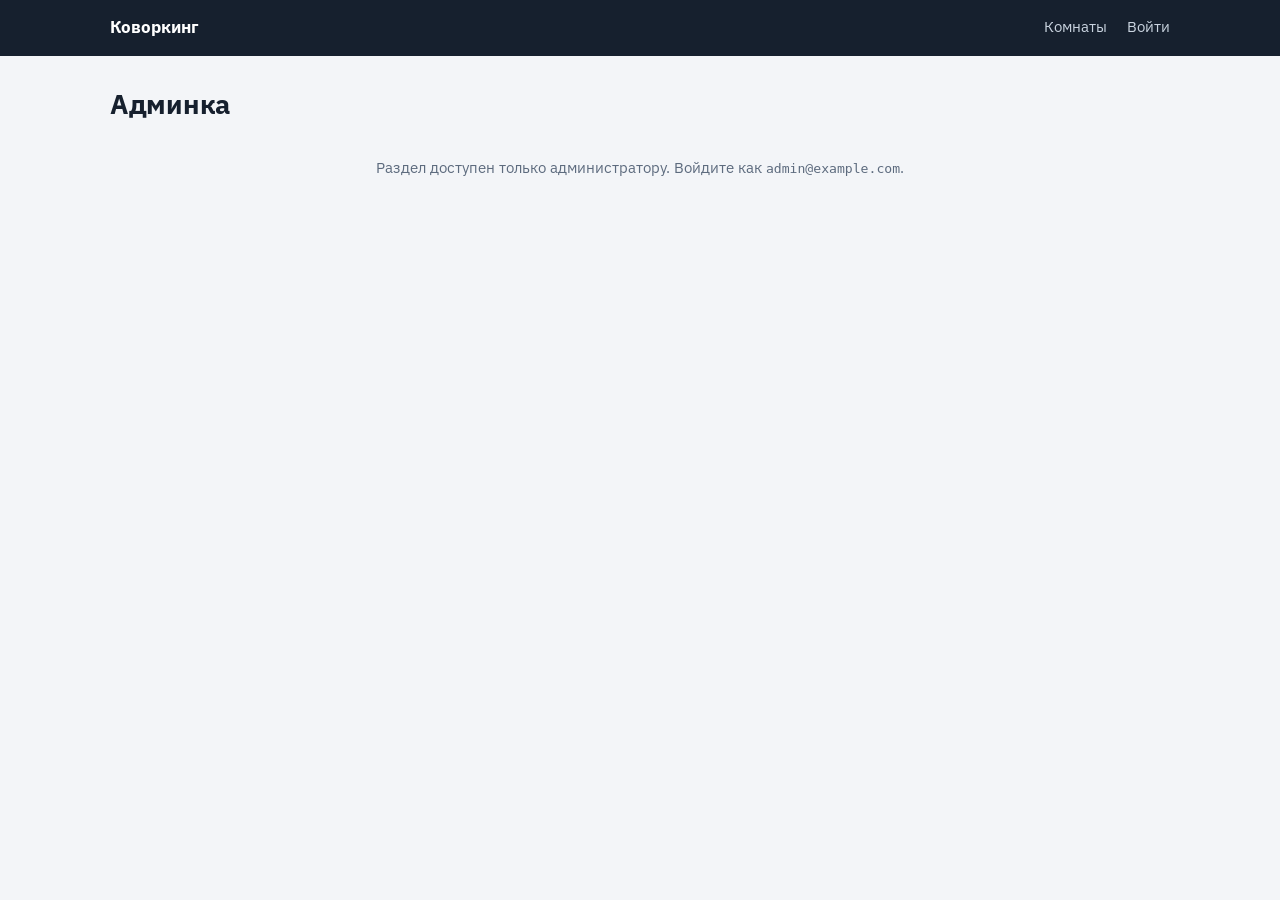
<file: frontend/admin.html>
<!doctype html><html lang="ru"><head><meta charset="utf-8"><meta name="viewport" content="width=device-width,initial-scale=1">
<link rel="preconnect" href="https://fonts.googleapis.com"><link rel="stylesheet" href="https://fonts.googleapis.com/css2?family=IBM+Plex+Sans:wght@400;600;700&display=swap">
<link rel="stylesheet" href="css/style.css"><title>Админка — Коворкинг</title>
<script src="js/vendor/chart.umd.js"></script></head><body>
<div id="nav"></div>
<main><div class="wrap">
  <h1>Админка</h1>
  <div id="deny" class="empty" hidden>Раздел доступен только администратору. Войдите как <code>admin@example.com</code>.</div>
  <div id="app" hidden>
    <div class="tabs"><button class="on" data-tab="reports">Отчёты</button><button data-tab="rooms">Комнаты</button><button data-tab="audit">Аудит</button></div>

    <section id="t-reports">
      <div class="panel"><div class="row">
        <label>С<input type="date" id="d1"></label><label>По<input type="date" id="d2"></label>
        <button class="btn" id="apply">Показать</button>
        <button class="btn ghost" id="refresh" title="REFRESH MATERIALIZED VIEW CONCURRENTLY">Обновить материализованные представления</button>
      </div></div>
      <div class="two">
        <div class="panel"><h2>Загрузка комнат, %</h2><div class="chart-box"><canvas id="c1"></canvas></div></div>
        <div class="panel"><h2>Брони по дням (из materialized view)</h2><div class="chart-box"><canvas id="c2"></canvas></div></div>
      </div>
      <div class="panel scroll"><h2>Рейтинг комнат <span class="muted" style="font-weight:400">— оконные функции RANK() и SUM() OVER</span></h2><div id="util"></div></div>
      <div class="two">
        <div class="panel scroll"><h2>Сводка <span class="muted" style="font-weight:400">— GROUPING SETS</span></h2><div id="sum"></div></div>
        <div class="panel scroll"><h2>Топ-5 пользователей по зданиям <span class="muted" style="font-weight:400">— 90 дней</span></h2><div id="top"></div></div>
      </div>
      <div class="panel scroll"><h2>Самые активные пользователи <span class="muted" style="font-weight:400">— mv_user_stats</span></h2><div id="act"></div></div>
    </section>

    <section id="t-rooms" hidden>
      <form class="panel" id="rf">
        <h2>Новая комната</h2>
        <div class="row">
          <label class="grow">Название<input name="name" required></label>
          <label>Этаж<select name="location_id" id="floor"></select></label>
          <label>Мест<input name="capacity" type="number" min="1" value="6" style="width:90px" required></label>
          <label>₽/час<input name="price" type="number" min="0" value="500" style="width:100px"></label>
        </div>
        <div class="row" style="margin-top:10px">
          <label class="grow">Теги (через запятую)<input name="tags" placeholder="silent, meeting"></label>
          <label class="check"><input type="checkbox" name="projector"> Проектор</label>
          <label class="check"><input type="checkbox" name="whiteboard"> Доска</label>
          <label class="check"><input type="checkbox" name="video_conference"> Видеосвязь</label>
        </div>
        <label style="margin-top:10px">Описание<textarea name="description" rows="2"></textarea></label>
        <p><button class="btn">Создать комнату</button></p>
      </form>
      <div class="panel scroll" id="roomlist"></div>
    </section>

    <section id="t-audit" hidden>
      <div class="panel"><div class="row">
        <label>Таблица<select id="atable"><option value="">Все</option><option>bookings</option><option>rooms</option><option>users</option></select></label>
        <span class="muted">Записи пишет триггер в партиционированную таблицу audit_log.</span>
      </div></div>
      <div class="panel scroll" id="auditlist"></div>
    </section>
  </div>
</div></main>
<script src="js/app.js"></script>
<script>
const $ = id => document.getElementById(id);
const charts = {};
function chart(id, cfg) { if (!window.Chart) return; charts[id]?.destroy(); charts[id] = new Chart($(id), { ...cfg, options: { maintainAspectRatio: false, ...(cfg.options || {}) } }); }
const table = (head, rows, cls = []) => rows.length ? `<table><tr>${head.map((h, i) => `<th class="${cls[i] || ''}">${h}</th>`).join('')}</tr>${rows.join('')}</table>` : '<div class="empty">Данных нет.</div>';

async function reports() {
  const p = { from: $('d1').value, to: $('d2').value };
  try {
    const [util, daily, sum, top, act] = await Promise.all([
      api('/reports/utilization', { params: { ...p, limit: 60 } }), api('/reports/daily', { params: p }), api('/reports/summary', { params: p }),
      api('/reports/top-users', { params: { per_building: 5 } }), api('/reports/active-users')]);
    chart('c1', { type: 'bar', data: { labels: util.slice(0, 12).map(r => r.room_name), datasets: [{ label: 'Загрузка, %', data: util.slice(0, 12).map(r => r.utilization_pct), backgroundColor: '#0b6e6e' }] }, options: { indexAxis: 'y', plugins: { legend: { display: false } } } });
    chart('c2', { type: 'line', data: { labels: daily.map(r => r.day.slice(5)), datasets: [{ label: 'Часов', data: daily.map(r => r.hours), borderColor: '#0b6e6e', tension: .25, pointRadius: 0 }, { label: 'Броней', data: daily.map(r => r.bookings_cnt), borderColor: '#b36b00', tension: .25, pointRadius: 0 }] } });
    $('util').innerHTML = table(['#', 'Комната', 'Где', 'Броней', 'Часов', 'Загрузка', 'В здании', 'Доля'],
      util.slice(0, 15).map(r => `<tr><td>${r.rank_overall}</td><td>${esc(r.room_name)}</td><td>${esc(r.place)}</td><td class="num">${r.bookings_cnt}</td><td class="num">${r.booked_hours}</td><td class="num">${r.utilization_pct}%</td><td class="num">${r.rank_in_building}</td><td class="num">${r.share_pct ?? 0}%</td></tr>`), ['', '', '', 'num', 'num', 'num', 'num', 'num']);
    $('sum').innerHTML = table(['Здание', 'Статус', 'Броней', 'Часов'], sum.map(r => {
      const total = r.building === null || r.status === null;
      return `<tr class="${total ? 'total' : ''}"><td>${esc(r.building ?? 'Все здания')}</td><td>${r.status ? STATUS[r.status] : 'Все статусы'}</td><td class="num">${r.bookings_cnt}</td><td class="num">${r.hours}</td></tr>`; }), ['', '', 'num', 'num']);
    $('top').innerHTML = table(['Здание', '#', 'Пользователь', 'Броней', 'Часов'], top.map(r => `<tr><td>${esc(r.building)}</td><td>${r.rank}</td><td>${esc(r.full_name)}</td><td class="num">${r.bookings_cnt}</td><td class="num">${r.hours}</td></tr>`), ['', '', '', 'num', 'num']);
    $('act').innerHTML = table(['Пользователь', 'Всего', 'Подтв.', 'Отменено', 'Часов', '% отмен', 'Последняя'], act.map(r => `<tr><td>${esc(r.full_name)}</td><td class="num">${r.bookings_total}</td><td class="num">${r.confirmed}</td><td class="num">${r.cancelled}</td><td class="num">${r.hours}</td><td class="num">${r.cancel_rate_pct ?? 0}%</td><td>${r.last_booking ? fmtDate(r.last_booking) : '—'}</td></tr>`), ['', 'num', 'num', 'num', 'num', 'num', '']);
  } catch (e) { toast(e.message, 'err'); }
}

async function rooms() {
  try {
    const [tree, list] = await Promise.all([api('/locations/tree'), api('/rooms', { params: { limit: 200 } })]);
    $('floor').innerHTML = tree.filter(l => l.kind === 'floor').map(l => `<option value="${l.id}">${esc(l.full_path)}</option>`).join('');
    $('roomlist').innerHTML = table(['Комната', 'Где', 'Мест', '₽/час', 'Теги', ''], list.map(r => `<tr><td>${esc(r.name)}</td><td>${esc(r.place)}</td><td class="num">${r.capacity}</td><td class="num">${Math.round(r.price_per_hour)}</td><td>${r.tags.map(esc).join(', ')}</td><td><button class="btn small danger" data-id="${r.id}">Скрыть</button></td></tr>`), ['', '', 'num', 'num', '', '']);
  } catch (e) { toast(e.message, 'err'); }
}

async function audit() {
  try {
    const rows = await api('/reports/audit', { params: { limit: 60, table: $('atable').value } });
    $('auditlist').innerHTML = table(['Когда', 'Таблица', 'Операция', 'Запись', 'Кто', 'Новые данные'], rows.map(r => `<tr><td>${fmtDateTime(r.created_at)}</td><td>${esc(r.table_name)}</td><td>${r.op}</td><td>${esc(r.row_id)}</td><td>${r.actor_id ?? '—'}</td><td><pre>${esc(JSON.stringify(r.new_data ?? r.old_data))}</pre></td></tr>`));
  } catch (e) { toast(e.message, 'err'); }
}

document.querySelectorAll('.tabs button').forEach(b => b.addEventListener('click', () => {
  document.querySelectorAll('.tabs button').forEach(x => x.classList.toggle('on', x === b));
  ['reports', 'rooms', 'audit'].forEach(t => $('t-' + t).hidden = t !== b.dataset.tab);
  ({ reports, rooms, audit })[b.dataset.tab]();
}));
$('apply').addEventListener('click', reports);
$('atable').addEventListener('change', audit);
$('refresh').addEventListener('click', async () => { try { await api('/reports/refresh', { method: 'POST' }); toast('Представления обновлены'); reports(); } catch (e) { toast(e.message, 'err'); } });
$('rf').addEventListener('submit', async e => {
  e.preventDefault(); const f = new FormData(e.target);
  const equipment = {}; ['projector', 'whiteboard', 'video_conference'].forEach(k => { if (f.get(k)) equipment[k] = true; });
  try {
    await api('/rooms', { method: 'POST', body: { name: f.get('name'), location_id: Number(f.get('location_id')), capacity: Number(f.get('capacity')), price_per_hour: Number(f.get('price') || 0),
      tags: f.get('tags').split(',').map(s => s.trim()).filter(Boolean), equipment, description: f.get('description') || null } });
    toast('Комната создана'); e.target.reset(); rooms();
  } catch (err) { toast(err.message, 'err'); }
});
$('roomlist').addEventListener('click', async e => {
  const b = e.target.closest('button[data-id]'); if (!b || !confirm('Скрыть комнату из каталога?')) return;
  try { await api('/rooms/' + b.dataset.id, { method: 'DELETE' }); toast('Комната скрыта'); rooms(); } catch (err) { toast(err.message, 'err'); }
});

renderNav('admin');
if (store.user?.role === 'admin') {
  $('app').hidden = false;
  $('d2').value = todayStr(); $('d1').value = todayStr(new Date(Date.now() - 29 * 864e5));
  reports();
} else { $('deny').hidden = false; }
</script></body></html>
</file>
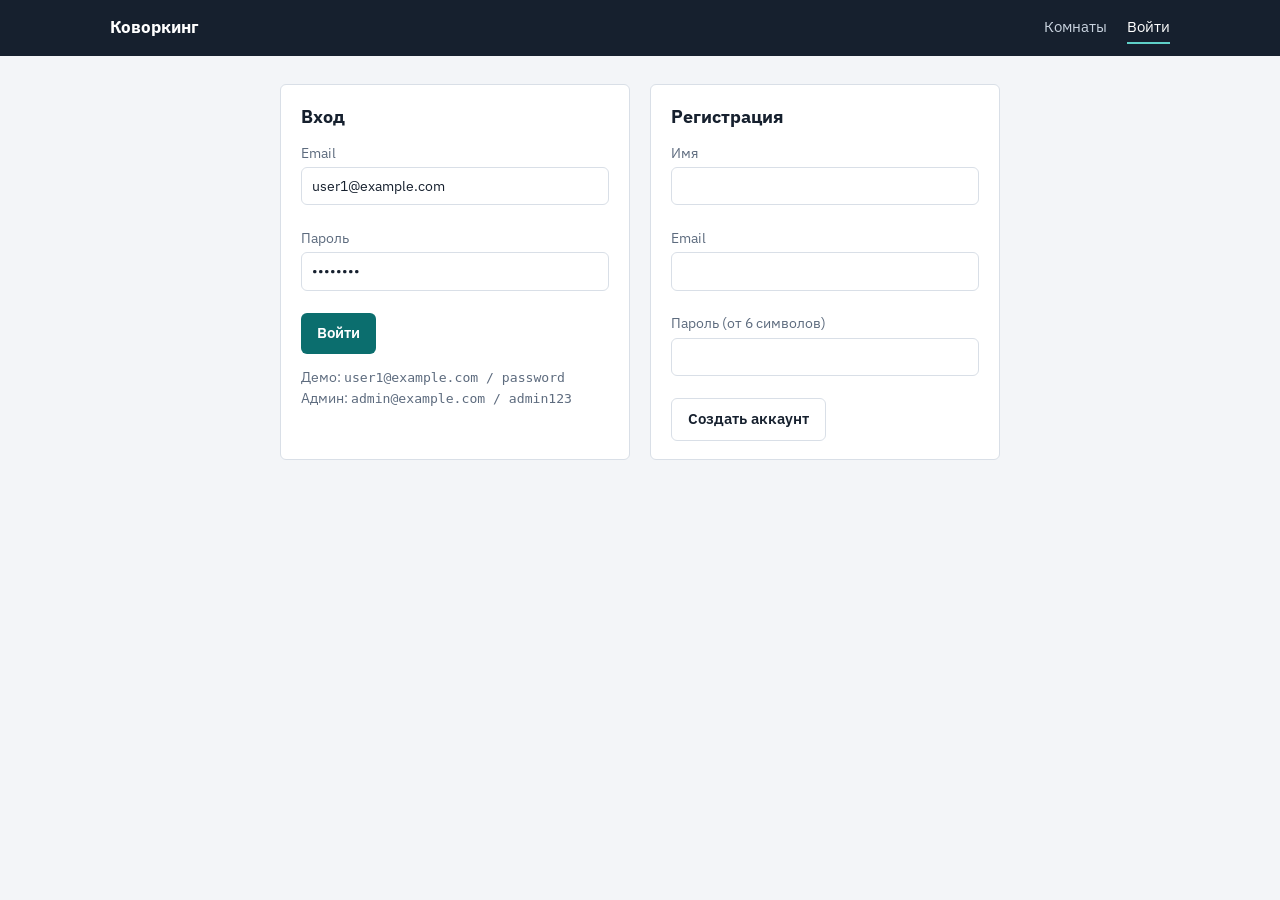
<file: frontend/login.html>
<!doctype html><html lang="ru"><head><meta charset="utf-8"><meta name="viewport" content="width=device-width,initial-scale=1">
<link rel="preconnect" href="https://fonts.googleapis.com"><link rel="stylesheet" href="https://fonts.googleapis.com/css2?family=IBM+Plex+Sans:wght@400;600;700&display=swap">
<link rel="stylesheet" href="css/style.css"><title>Вход — Коворкинг</title></head><body>
<div id="nav"></div>
<main><div class="wrap" style="max-width:760px">
  <div class="two">
    <form class="panel" id="lf">
      <h2>Вход</h2>
      <label>Email<input name="email" type="email" required value="user1@example.com"></label><br>
      <label>Пароль<input name="password" type="password" required value="password"></label><br>
      <button class="btn">Войти</button>
      <p class="muted" style="font-size:.85rem">Демо: <code>user1@example.com / password</code><br>Админ: <code>admin@example.com / admin123</code></p>
    </form>
    <form class="panel" id="rf">
      <h2>Регистрация</h2>
      <label>Имя<input name="full_name" required></label><br>
      <label>Email<input name="email" type="email" required></label><br>
      <label>Пароль (от 6 символов)<input name="password" type="password" minlength="6" required></label><br>
      <button class="btn ghost">Создать аккаунт</button>
    </form>
  </div>
</div></main>
<script src="js/app.js"></script>
<script>
renderNav('login');
const next = new URLSearchParams(location.search).get('next') || 'index.html';
async function login(email, password) {
  const r = await api('/auth/login', { method: 'POST', body: { email, password } });
  store.set(r.token, r.user); location.href = next;
}
document.getElementById('lf').addEventListener('submit', async e => {
  e.preventDefault(); const f = new FormData(e.target);
  try { await login(f.get('email'), f.get('password')); } catch (err) { toast(err.message, 'err'); }
});
document.getElementById('rf').addEventListener('submit', async e => {
  e.preventDefault(); const f = new FormData(e.target);
  try { await api('/auth/register', { method: 'POST', body: Object.fromEntries(f) }); await login(f.get('email'), f.get('password')); }
  catch (err) { toast(err.message, 'err'); }
});
</script></body></html>
</file>
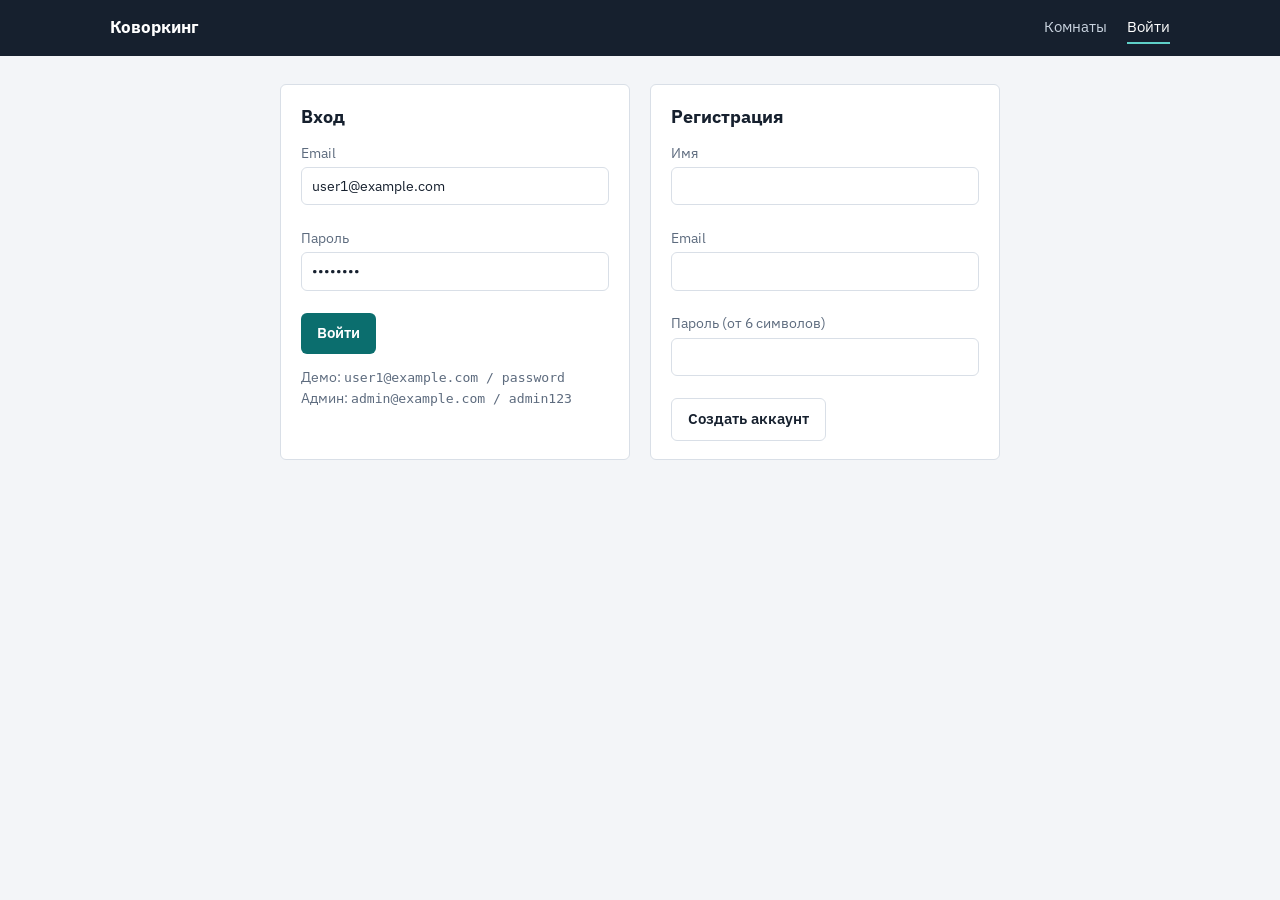
<file: frontend/my.html>
<!doctype html><html lang="ru"><head><meta charset="utf-8"><meta name="viewport" content="width=device-width,initial-scale=1">
<link rel="preconnect" href="https://fonts.googleapis.com"><link rel="stylesheet" href="https://fonts.googleapis.com/css2?family=IBM+Plex+Sans:wght@400;600;700&display=swap">
<link rel="stylesheet" href="css/style.css"><title>Брони — Коворкинг</title></head><body>
<div id="nav"></div>
<main><div class="wrap">
  <h1 id="h">Мои брони</h1>
  <p class="muted">Список ограничивает не фронтенд и не бэкенд, а политика Row-Level Security в PostgreSQL.</p>
  <div class="panel"><div class="row">
    <label>Статус<select id="st"><option value="">Все</option><option value="pending">Ожидает</option><option value="confirmed">Подтверждена</option><option value="cancelled">Отменена</option></select></label>
  </div></div>
  <div class="panel scroll" id="list"></div>
</div></main>
<script src="js/app.js"></script>
<script>
if (requireLogin()) {
  renderNav('my');
  const admin = store.user.role === 'admin';
  if (admin) document.getElementById('h').textContent = 'Все брони';
  async function load() {
    try {
      const rows = await api('/bookings', { params: { status: document.getElementById('st').value, limit: 200 } });
      document.getElementById('list').innerHTML = rows.length ? `<table>
        <tr><th>Комната</th>${admin ? '<th>Кто</th>' : ''}<th>Когда</th><th>Название</th><th>Статус</th><th></th></tr>
        ${rows.map(b => `<tr>
          <td>${esc(b.room_name)}<div class="muted">${esc(b.place)}</div></td>
          ${admin ? `<td>${esc(b.user_name)}</td>` : ''}
          <td>${fmtDate(b.start_at)}<div class="muted">${fmtTime(b.start_at)} – ${fmtTime(b.end_at)}</div></td>
          <td>${esc(b.title)}</td>
          <td><span class="badge ${b.status}">${STATUS[b.status]}</span></td>
          <td>${admin && b.status === 'pending' ? `<button class="btn small" data-act="confirm" data-id="${b.id}">Подтвердить</button> ` : ''}
              ${b.status !== 'cancelled' && new Date(b.end_at) > new Date() ? `<button class="btn small danger" data-act="cancel" data-id="${b.id}">Отменить</button>` : ''}</td>
        </tr>`).join('')}</table>` : '<div class="empty">Броней пока нет. Выберите комнату на странице «Комнаты».</div>';
    } catch (e) { toast(e.message, 'err'); }
  }
  document.getElementById('list').addEventListener('click', async e => {
    const b = e.target.closest('button[data-act]'); if (!b) return;
    try {
      if (b.dataset.act === 'cancel') { if (!confirm('Отменить бронь?')) return; await api('/bookings/' + b.dataset.id, { method: 'DELETE' }); toast('Бронь отменена'); }
      else { await api(`/bookings/${b.dataset.id}/confirm`, { method: 'POST' }); toast('Бронь подтверждена'); }
      load();
    } catch (err) { toast(err.message, 'err'); }
  });
  document.getElementById('st').addEventListener('change', load);
  load();
}
</script></body></html>
</file>
<file: frontend/css/style.css>
/* Палитра: графит + морская волна. Занято/свободно кодируется формой слота (штриховка), а не только цветом. */
:root{
  --ink:#16202e; --muted:#5d6b7e; --line:#d9dfe7; --bg:#f3f5f8; --card:#fff;
  --accent:#0b6e6e; --accent-ink:#fff; --accent-soft:#dcefee;
  --warn:#b36b00; --warn-soft:#fbeed5; --bad:#b3261e; --bad-soft:#f9dedc; --ok:#1e7b3a;
  --radius:6px; --font:"IBM Plex Sans","Segoe UI",system-ui,-apple-system,"Helvetica Neue",Arial,sans-serif;
}
*{box-sizing:border-box}
body{margin:0;background:var(--bg);color:var(--ink);font:15px/1.5 var(--font)}
a{color:var(--accent)}
h1{font-size:1.7rem;margin:0 0 .25rem;letter-spacing:-.01em}
h2{font-size:1.15rem;margin:0 0 .75rem}
.muted{color:var(--muted)}
.wrap{max-width:1100px;margin:0 auto;padding:0 20px}

.top{background:var(--ink);color:#fff}
.top .wrap{display:flex;align-items:center;gap:28px;height:56px}
.brand{font-weight:700;font-size:1.05rem;color:#fff;text-decoration:none;margin-right:auto}
.top nav{display:flex;gap:20px;align-items:center}
.top nav a{color:#c9d3df;text-decoration:none;padding:4px 0;border-bottom:2px solid transparent}
.top nav a:hover{color:#fff}
.top nav a.active{color:#fff;border-bottom-color:#5fd0c8}
.top .who{color:#9fb0c3;font-size:.9rem}
main{padding:28px 0 60px}

.panel{background:var(--card);border:1px solid var(--line);border-radius:var(--radius);padding:18px 20px;margin-bottom:20px}
.row{display:flex;gap:12px;flex-wrap:wrap;align-items:end}
label{display:flex;flex-direction:column;gap:4px;font-size:.85rem;color:var(--muted)}
input,select,textarea,button{font:inherit}
input,select,textarea{padding:8px 10px;border:1px solid var(--line);border-radius:var(--radius);background:#fff;color:var(--ink);min-width:0}
input:focus,select:focus,textarea:focus,button:focus-visible,a:focus-visible{outline:2px solid var(--accent);outline-offset:1px}
.grow{flex:1 1 240px}
.check{flex-direction:row;align-items:center;gap:6px;color:var(--ink);font-size:.92rem}
.btn{background:var(--accent);color:var(--accent-ink);border:0;border-radius:var(--radius);padding:9px 16px;cursor:pointer;font-weight:600}
.btn:hover{filter:brightness(1.1)}
.btn.ghost{background:transparent;color:var(--ink);border:1px solid var(--line)}
.btn.danger{background:var(--bad)}
.btn.small{padding:4px 10px;font-size:.85rem}
.btn:disabled{opacity:.5;cursor:not-allowed}

.cards{display:grid;grid-template-columns:repeat(auto-fill,minmax(300px,1fr));gap:16px}
.card{background:var(--card);border:1px solid var(--line);border-radius:var(--radius);padding:16px;display:flex;flex-direction:column;gap:8px;text-decoration:none;color:inherit}
.card:hover{border-color:var(--accent)}
.card h3{margin:0;font-size:1.05rem}
.card .place{color:var(--muted);font-size:.88rem}
.card .desc{font-size:.92rem}
.card mark{background:var(--accent-soft);color:inherit;padding:0 2px}
.card .meta{display:flex;justify-content:space-between;margin-top:auto;font-size:.9rem}
.chips{display:flex;gap:6px;flex-wrap:wrap}
.chip{border:1px solid var(--line);border-radius:99px;padding:1px 9px;font-size:.78rem;color:var(--muted)}
.chip.eq{border-color:var(--accent);color:var(--accent)}

.badge{display:inline-block;padding:1px 9px;border-radius:99px;font-size:.8rem;font-weight:600}
.badge.pending{background:var(--warn-soft);color:var(--warn)}
.badge.confirmed{background:var(--accent-soft);color:var(--accent)}
.badge.cancelled{background:#e8ebef;color:var(--muted);text-decoration:line-through}

table{width:100%;border-collapse:collapse;font-size:.92rem}
th,td{text-align:left;padding:8px 10px;border-bottom:1px solid var(--line);vertical-align:top}
th{font-weight:600;color:var(--muted);font-size:.85rem}
td.num,th.num{text-align:right;font-variant-numeric:tabular-nums}
.scroll{overflow-x:auto}
tr.total td{font-weight:600;background:#f6f8fa}

/* Сетка слотов — главный элемент интерфейса: каждый час дня как плитка */
.slots{display:grid;grid-template-columns:repeat(auto-fill,minmax(110px,1fr));gap:8px}
.slot{border:1px solid var(--accent);background:var(--accent-soft);color:var(--accent);border-radius:var(--radius);padding:10px 6px;text-align:center;cursor:pointer;font-weight:600;font-variant-numeric:tabular-nums}
.slot small{display:block;font-weight:400;font-size:.75rem}
.slot:hover{background:#c5e5e3}
.slot.busy{border-color:var(--line);color:var(--muted);cursor:not-allowed;
  background:repeating-linear-gradient(135deg,#eef0f3 0 6px,#e3e7ec 6px 12px)}
.slot.past{opacity:.45;cursor:not-allowed}
.slot.sel{background:var(--accent);color:#fff;border-color:var(--accent)}
.legend{display:flex;gap:16px;font-size:.85rem;color:var(--muted);margin:10px 0 0}
.legend i{display:inline-block;width:12px;height:12px;border-radius:3px;margin-right:5px;vertical-align:-1px}

.tabs{display:flex;gap:4px;border-bottom:1px solid var(--line);margin-bottom:20px}
.tabs button{background:none;border:0;padding:10px 16px;cursor:pointer;color:var(--muted);border-bottom:2px solid transparent;margin-bottom:-1px}
.tabs button.on{color:var(--ink);border-bottom-color:var(--accent);font-weight:600}
.two{display:grid;grid-template-columns:1fr 1fr;gap:20px}
@media (max-width:800px){.two{grid-template-columns:1fr}.top .wrap{gap:12px}.top .who{display:none}}
.chart-box{position:relative;height:300px}
code,pre{font-family:ui-monospace,Menlo,Consolas,monospace;font-size:.82rem}
pre{margin:0;white-space:pre-wrap;word-break:break-all;max-height:110px;overflow:auto;background:#f6f8fa;padding:6px;border-radius:4px}

#toasts{position:fixed;right:16px;bottom:16px;display:flex;flex-direction:column;gap:8px;z-index:50}
.toast{background:var(--ink);color:#fff;padding:10px 14px;border-radius:var(--radius);max-width:340px;border-left:4px solid #5fd0c8}
.toast.err{border-left-color:#ff8a80}
.empty{padding:28px;text-align:center;color:var(--muted)}
@media (prefers-reduced-motion:no-preference){.toast{animation:in .15s ease-out}@keyframes in{from{opacity:0;transform:translateY(6px)}}}
</file>
